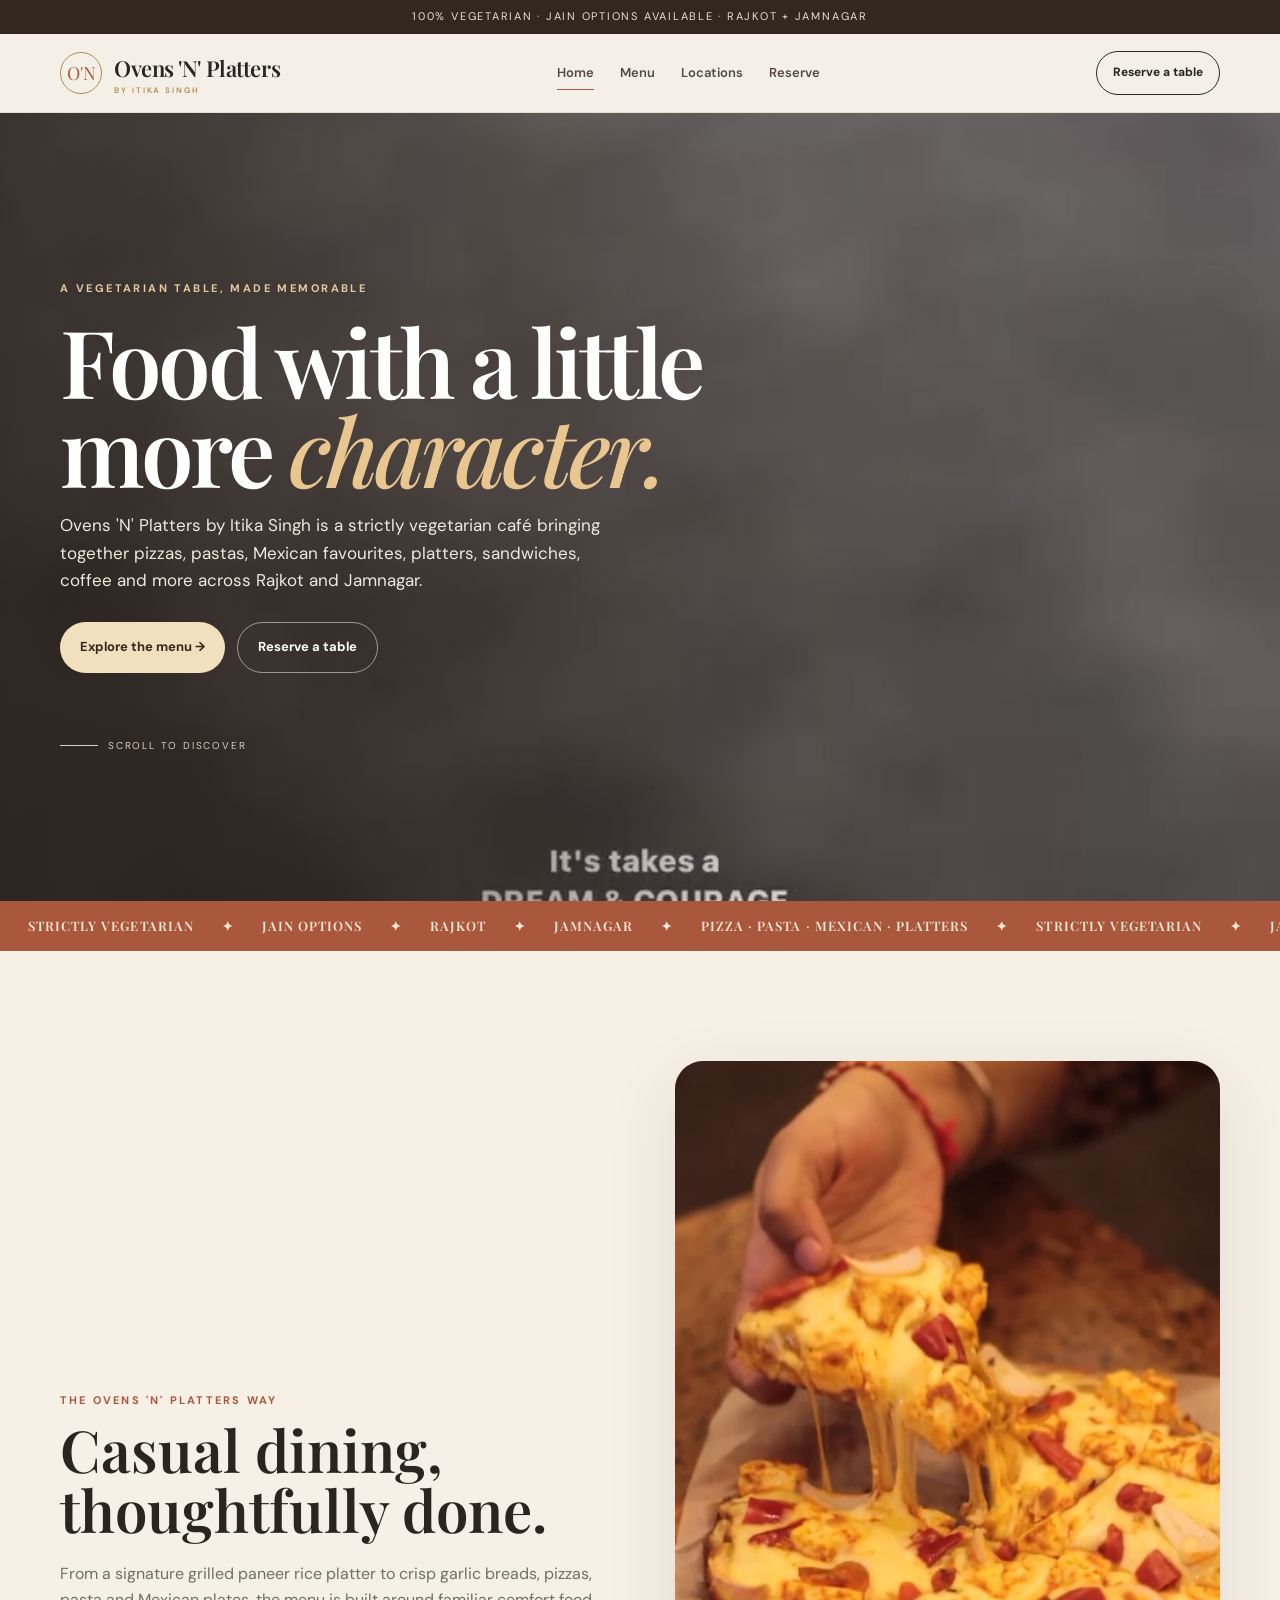
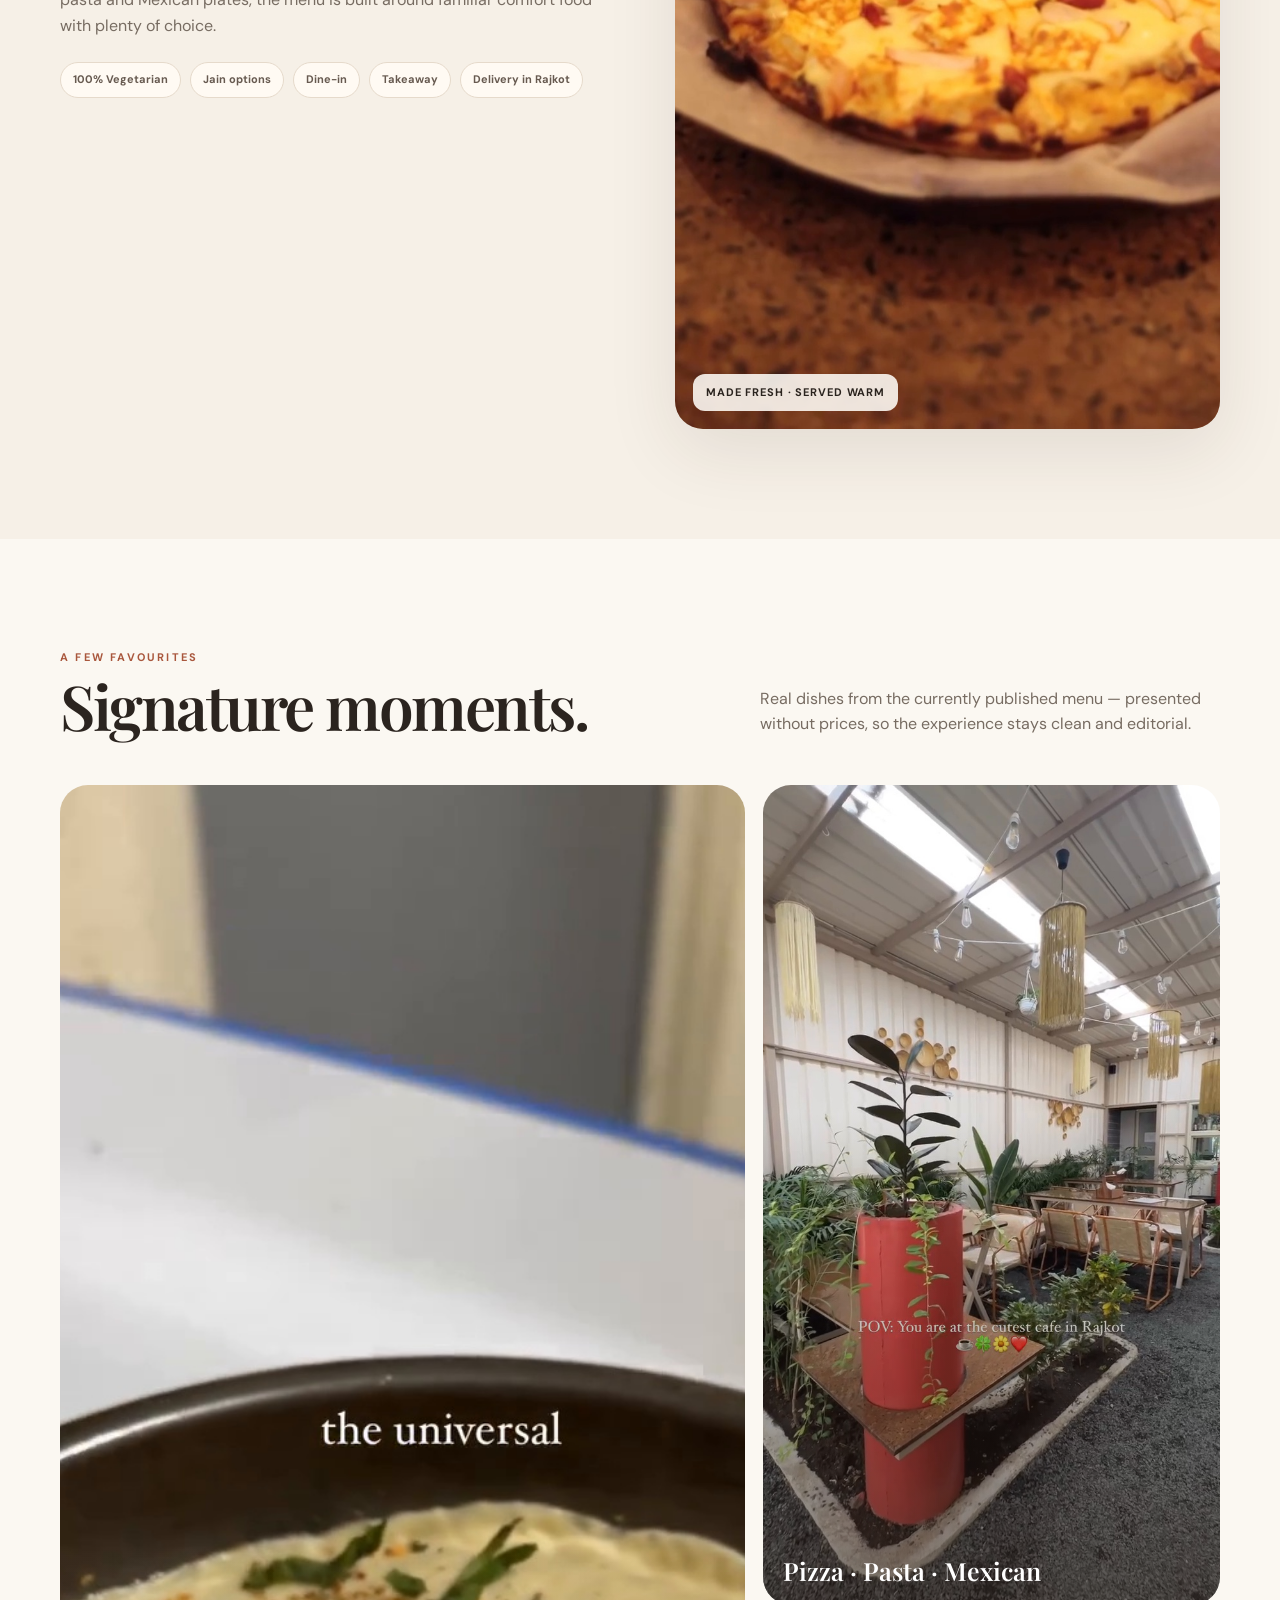
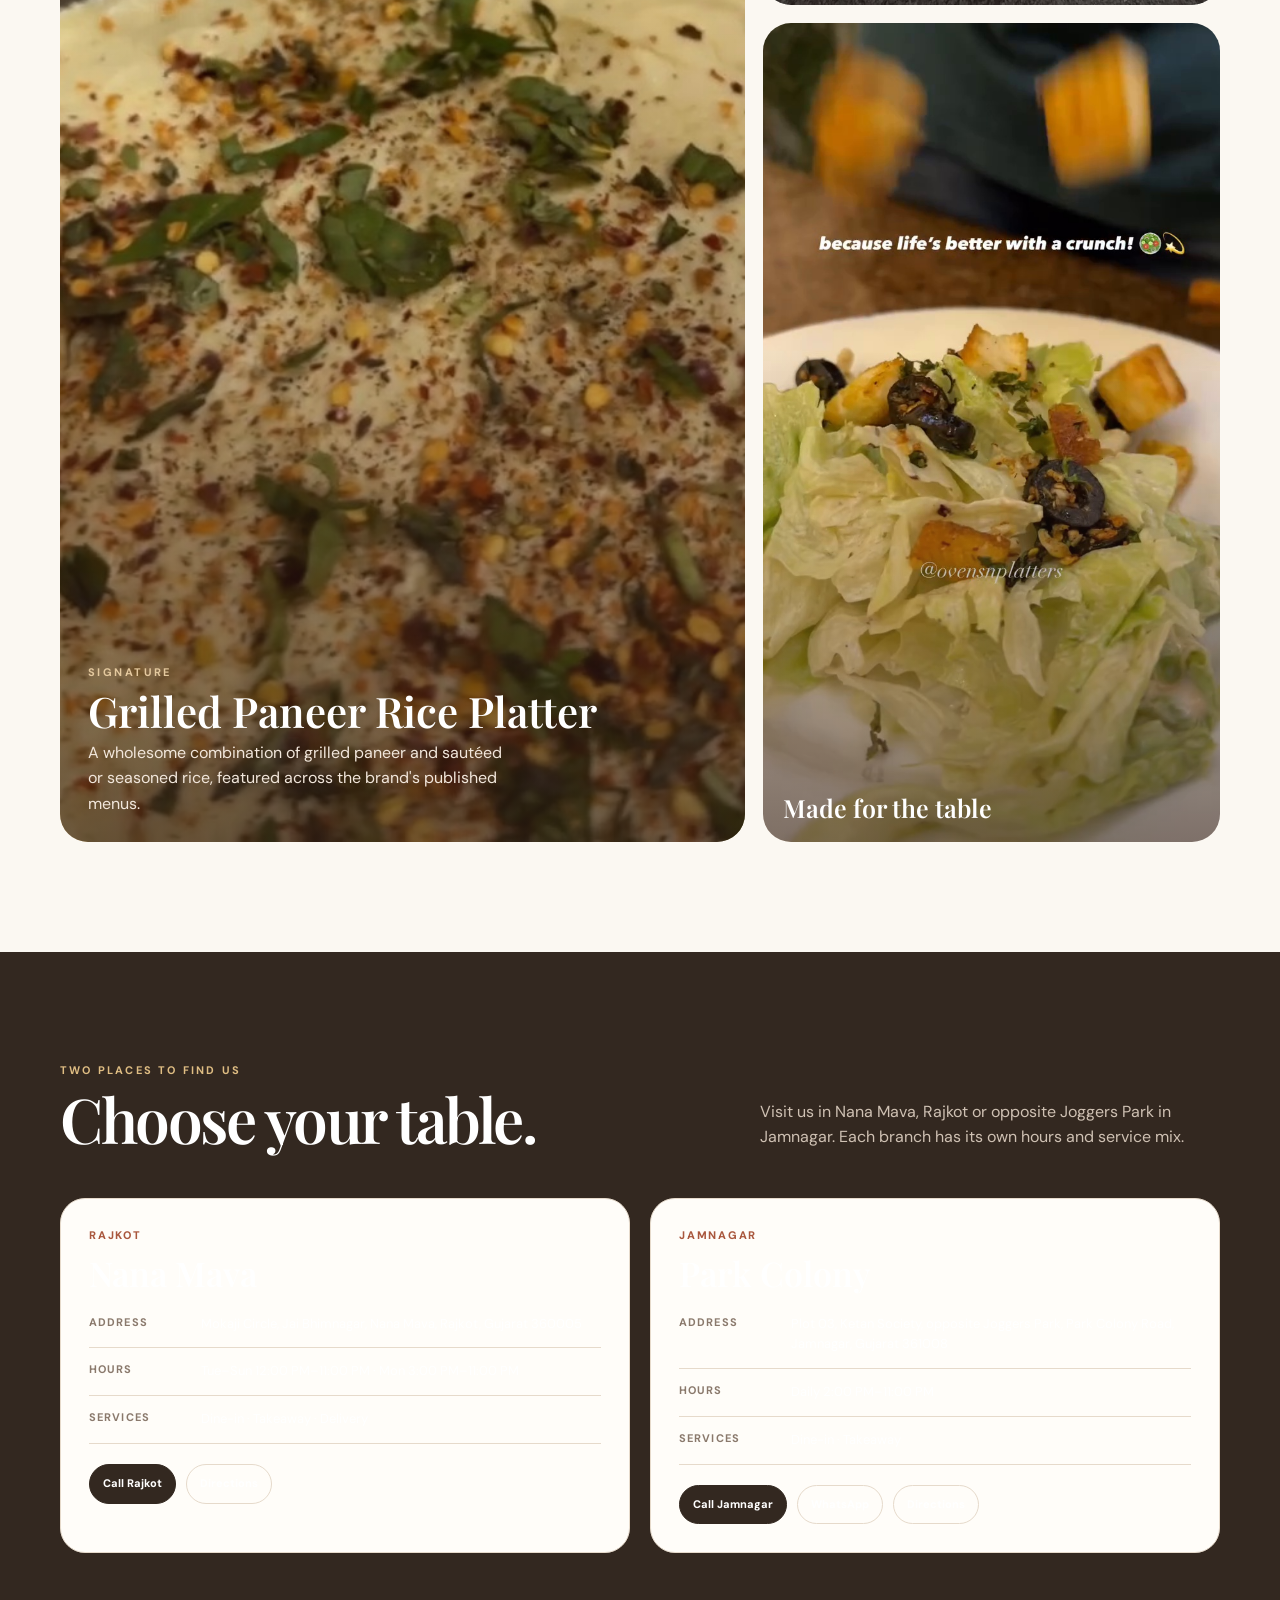
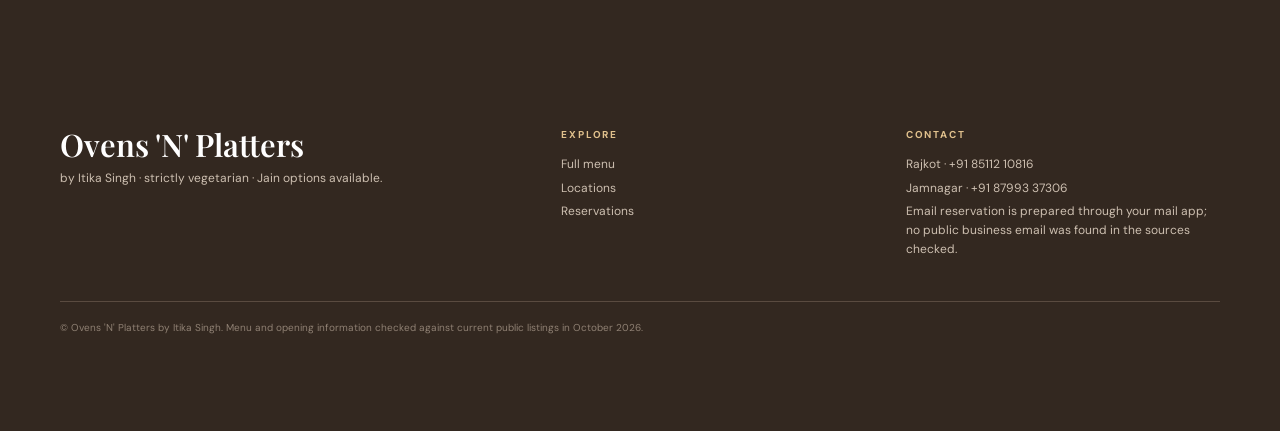
<file: index.html>
<!doctype html><html lang="en"><head><meta charset="utf-8"><meta name="viewport" content="width=device-width,initial-scale=1"><title>Ovens 'N' Platters by Itika Singh | Vegetarian Café</title><meta name="description" content="Ovens 'N' Platters by Itika Singh — strictly vegetarian café in Rajkot and Jamnagar, with Jain options."><link rel="stylesheet" href="css/style.css"></head><body>
<div class="topbar">100% vegetarian · Jain options available · Rajkot + Jamnagar</div>
<header class="nav"><div class="container navin"><a class="brand" href="index.html"><span class="mark">O'N</span><span class="brandname">Ovens 'N' Platters<small>by Itika Singh</small></span></a><nav class="navlinks"><a class="active" href="index.html">Home</a><a href="menu.html">Menu</a><a href="locations.html">Locations</a><a href="reserve.html">Reserve</a></nav><a class="navcta" href="reserve.html">Reserve a table</a><button class="menuBtn">☰</button></div></header>
<main>
<section class="hero"><video autoplay muted loop playsinline poster="assets/v4.jpg"><source src="media/exterior.mp4" type="video/mp4"></video><div class="container heroContent reveal"><div class="eyebrow">A vegetarian table, made memorable</div><h1>Food with a little more <em>character.</em></h1><p>Ovens 'N' Platters by Itika Singh is a strictly vegetarian café bringing together pizzas, pastas, Mexican favourites, platters, sandwiches, coffee and more across Rajkot and Jamnagar.</p><div class="actions"><a class="btn primary" href="menu.html">Explore the menu →</a><a class="btn secondary" href="reserve.html">Reserve a table</a></div><div class="scrollnote">Scroll to discover</div></div></section>
<div class="marquee"><div class="track"><span>STRICTLY VEGETARIAN</span>✦<span>JAIN OPTIONS</span>✦<span>RAJKOT</span>✦<span>JAMNAGAR</span>✦<span>PIZZA · PASTA · MEXICAN · PLATTERS</span>✦<span>STRICTLY VEGETARIAN</span>✦<span>JAIN OPTIONS</span>✦<span>RAJKOT</span>✦<span>JAMNAGAR</span>✦</div></div>
<section class="section"><div class="container introGrid"><div class="introCopy reveal"><div class="kicker">The Ovens 'N' Platters way</div><h2>Casual dining, thoughtfully done.</h2><p>From a signature grilled paneer rice platter to crisp garlic breads, pizzas, pasta and Mexican plates, the menu is built around familiar comfort food with plenty of choice.</p><div class="pillrow"><span class="pill">100% Vegetarian</span><span class="pill">Jain options</span><span class="pill">Dine-in</span><span class="pill">Takeaway</span><span class="pill">Delivery in Rajkot</span></div></div><div class="visualCard reveal"><video autoplay muted loop playsinline poster="assets/v2.jpg"><source src="media/food2.mp4" type="video/mp4"></video><div class="caption">Made fresh · served warm</div></div></div></section>
<section class="section alt"><div class="container"><div class="sectionHead reveal"><div><div class="kicker">A few favourites</div><h2>Signature moments.</h2></div><p>Real dishes from the currently published menu — presented without prices, so the experience stays clean and editorial.</p></div><div class="featured"><div class="feature reveal"><video autoplay muted loop playsinline poster="assets/v3.jpg"><source src="media/food3.mp4" type="video/mp4"></video><div class="featureText"><div class="eyebrow">Signature</div><h3>Grilled Paneer Rice Platter</h3><p>A wholesome combination of grilled paneer and sautéed or seasoned rice, featured across the brand's published menus.</p></div></div><div class="featureSide"><div class="mini reveal"><video autoplay muted loop playsinline poster="assets/v1.jpg"><source src="media/menu.mp4" type="video/mp4"></video><span>Pizza · Pasta · Mexican</span></div><div class="mini reveal"><video autoplay muted loop playsinline poster="assets/v0.jpg"><source src="media/food1.mp4" type="video/mp4"></video><span>Made for the table</span></div></div></div></div></section>
<section class="section dark"><div class="container"><div class="sectionHead reveal"><div><div class="kicker">Two places to find us</div><h2>Choose your table.</h2></div><p>Visit us in Nana Mava, Rajkot or opposite Joggers Park in Jamnagar. Each branch has its own hours and service mix.</p></div><div class="locationGrid"><article class="location reveal"><div class="sub">Rajkot</div><h3>Nana Mava</h3><div class="detail"><strong>Address</strong><span>Mokaji Circle, Jai Bhimnagar, Nana Mava, Rajkot, Gujarat 360005</span></div><div class="detail"><strong>Hours</strong><span>Tue–Sun 12:00 PM–11:00 PM · Mon 3:00 PM–11:00 PM</span></div><div class="detail"><strong>Services</strong><span>Dine-in · Takeaway · Delivery</span></div><div class="locationActions"><a class="smallBtn fill" href="tel:+918511210816">Call Rajkot</a><a class="smallBtn" target="_blank" href="https://wa.me/918511210816?text=Hi%20Ovens%20N%20Platters%2C%20I%27d%20like%20to%20make%20a%20reservation.>WhatsApp</a><a class="smallBtn" target="_blank" href="https://www.google.com/maps/search/?api=1&query=Ovens%20N%20Platters%20Mokaji%20Circle%20Rajkot">Directions</a></div></article><article class="location reveal"><div class="sub">Jamnagar</div><h3>Park Colony</h3><div class="detail"><strong>Address</strong><span>Plot 03, Ketan Society, opposite Joggers Park, Park Colony Road, Jamnagar, Gujarat 361008</span></div><div class="detail"><strong>Hours</strong><span>Daily 2:00 PM–11:00 PM</span></div><div class="detail"><strong>Services</strong><span>Dine-in · Takeaway</span></div><div class="locationActions"><a class="smallBtn fill" href="tel:+918799337306">Call Jamnagar</a><a class="smallBtn" target="_blank" href="https://wa.me/918799337306?text=Hi%20Ovens%20N%20Platters%2C%20I%27d%20like%20to%20make%20a%20reservation.">WhatsApp</a><a class="smallBtn" target="_blank" href="https://www.google.com/maps/search/?api=1&query=Ovens%20N%20Platters%20Park%20Colony%20Jamnagar">Directions</a></div></article></div></div></section>
</main><footer><div class="container footerGrid"><div><div class="footerBrand">Ovens 'N' Platters</div><p>by Itika Singh · strictly vegetarian · Jain options available.</p></div><div><h4>Explore</h4><a href="menu.html">Full menu</a><a href="locations.html">Locations</a><a href="reserve.html">Reservations</a></div><div><h4>Contact</h4><a href="tel:+918511210816">Rajkot · +91 85112 10816</a><a href="tel:+918799337306">Jamnagar · +91 87993 37306</a><p>Email reservation is prepared through your mail app; no public business email was found in the sources checked.</p></div></div><div class="container copyright">© Ovens 'N' Platters by Itika Singh. Menu and opening information checked against current public listings in October 2026.</div></footer><div class="mobileBar"><a href="menu.html">Menu</a><a href="tel:+918511210816">Call Rajkot</a><a href="reserve.html">Reserve</a></div><div class="toast"></div><script src="js/main.js"></script></body></html>
</file>
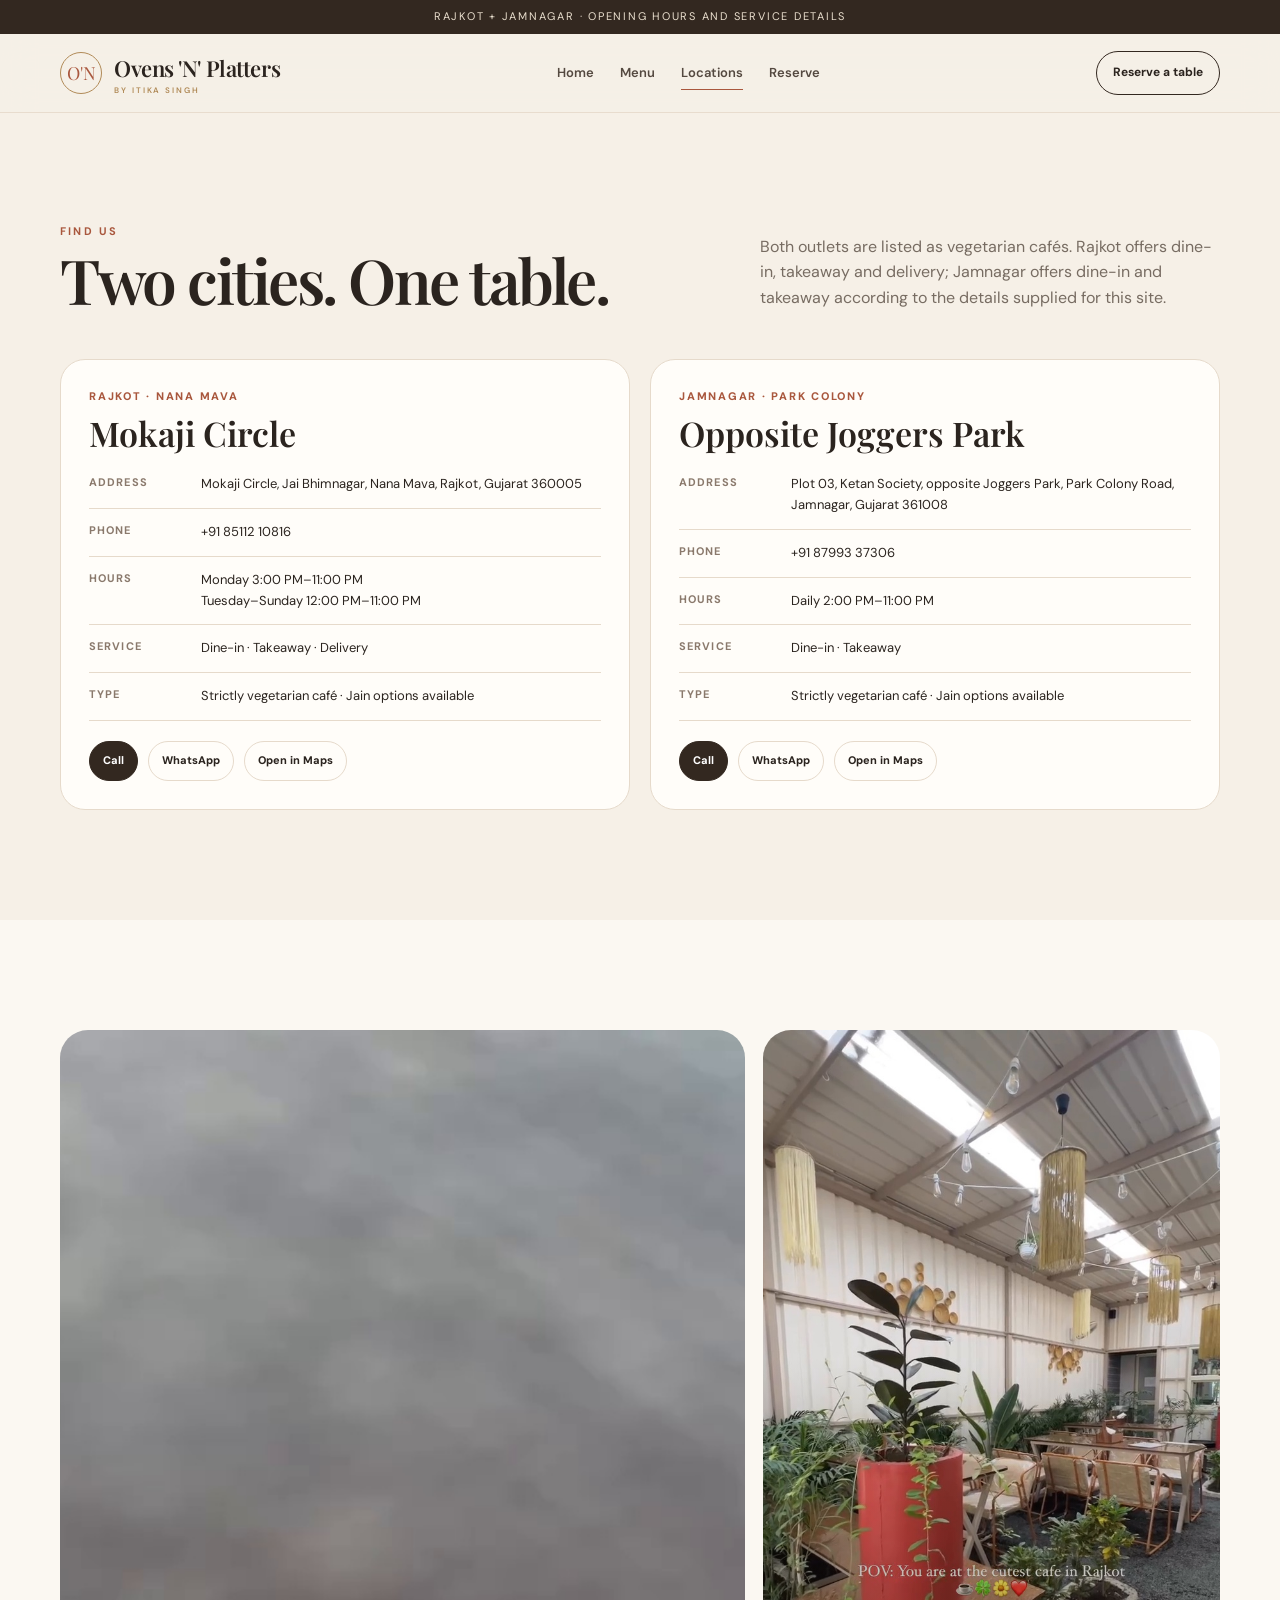
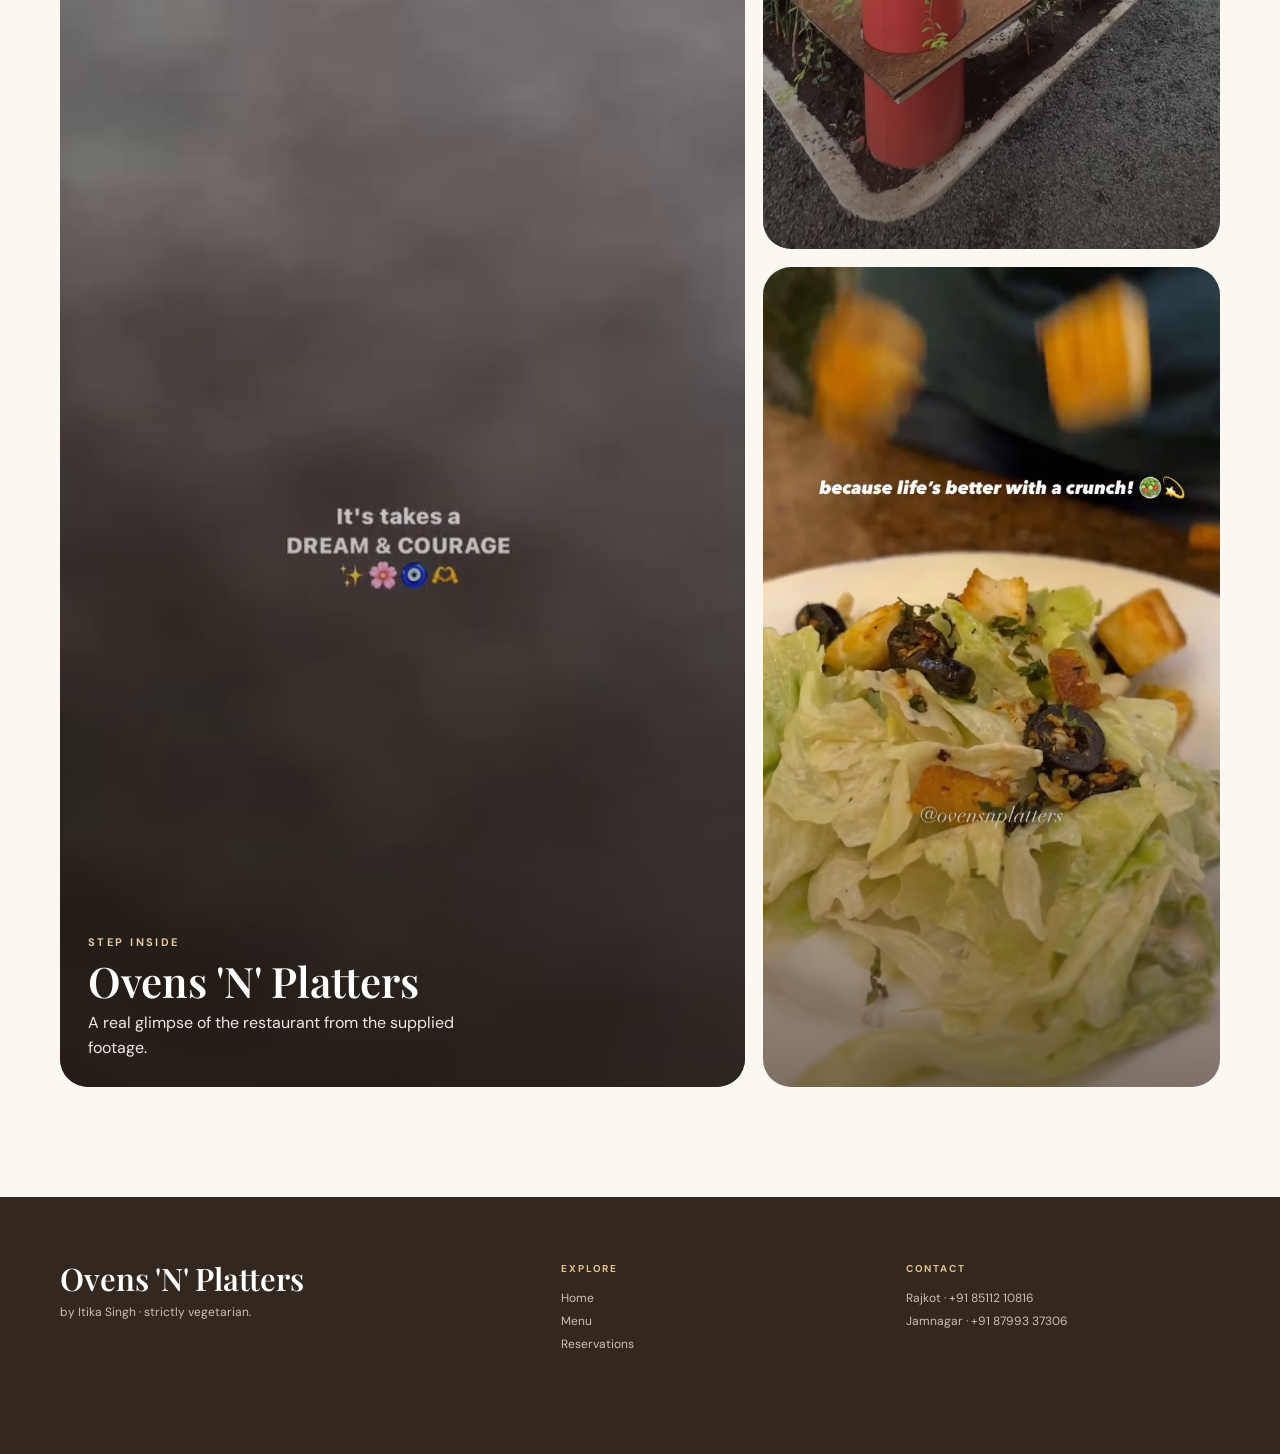
<file: locations.html>
<!doctype html><html lang="en"><head><meta charset="utf-8"><meta name="viewport" content="width=device-width,initial-scale=1"><title>Locations | Ovens 'N' Platters</title><link rel="stylesheet" href="css/style.css"></head><body><div class="topbar">Rajkot + Jamnagar · opening hours and service details</div><header class="nav"><div class="container navin"><a class="brand" href="index.html"><span class="mark">O'N</span><span class="brandname">Ovens 'N' Platters<small>by Itika Singh</small></span></a><nav class="navlinks"><a href="index.html">Home</a><a href="menu.html">Menu</a><a class="active" href="locations.html">Locations</a><a href="reserve.html">Reserve</a></nav><a class="navcta" href="reserve.html">Reserve a table</a><button class="menuBtn">☰</button></div></header><main><section class="section"><div class="container"><div class="sectionHead reveal"><div><div class="kicker">Find us</div><h2>Two cities. One table.</h2></div><p>Both outlets are listed as vegetarian cafés. Rajkot offers dine-in, takeaway and delivery; Jamnagar offers dine-in and takeaway according to the details supplied for this site.</p></div><div class="locationGrid"><article class="location reveal"><div class="sub">Rajkot · Nana Mava</div><h3>Mokaji Circle</h3><div class="detail"><strong>Address</strong><span>Mokaji Circle, Jai Bhimnagar, Nana Mava, Rajkot, Gujarat 360005</span></div><div class="detail"><strong>Phone</strong><span>+91 85112 10816</span></div><div class="detail"><strong>Hours</strong><span>Monday 3:00 PM–11:00 PM<br>Tuesday–Sunday 12:00 PM–11:00 PM</span></div><div class="detail"><strong>Service</strong><span>Dine-in · Takeaway · Delivery</span></div><div class="detail"><strong>Type</strong><span>Strictly vegetarian café · Jain options available</span></div><div class="locationActions"><a class="smallBtn fill" href="tel:+918511210816">Call</a><a class="smallBtn" target="_blank" href="https://wa.me/918511210816?text=Hi%20Ovens%20N%20Platters%2C%20I%27d%20like%20to%20reserve%20a%20table.">WhatsApp</a><a class="smallBtn" target="_blank" href="https://www.google.com/maps/search/?api=1&query=Ovens%20N%20Platters%20Mokaji%20Circle%20Rajkot">Open in Maps</a></div></article><article class="location reveal"><div class="sub">Jamnagar · Park Colony</div><h3>Opposite Joggers Park</h3><div class="detail"><strong>Address</strong><span>Plot 03, Ketan Society, opposite Joggers Park, Park Colony Road, Jamnagar, Gujarat 361008</span></div><div class="detail"><strong>Phone</strong><span>+91 87993 37306</span></div><div class="detail"><strong>Hours</strong><span>Daily 2:00 PM–11:00 PM</span></div><div class="detail"><strong>Service</strong><span>Dine-in · Takeaway</span></div><div class="detail"><strong>Type</strong><span>Strictly vegetarian café · Jain options available</span></div><div class="locationActions"><a class="smallBtn fill" href="tel:+918799337306">Call</a><a class="smallBtn" target="_blank" href="https://wa.me/918799337306?text=Hi%20Ovens%20N%20Platters%2C%20I%27d%20like%20to%20reserve%20a%20table.">WhatsApp</a><a class="smallBtn" target="_blank" href="https://www.google.com/maps/search/?api=1&query=Ovens%20N%20Platters%20Park%20Colony%20Jamnagar">Open in Maps</a></div></article></div></div></section><section class="section alt"><div class="container featured"><div class="feature reveal"><video autoplay muted loop playsinline poster="assets/v4.jpg"><source src="media/exterior.mp4" type="video/mp4"></video><div class="featureText"><div class="eyebrow">Step inside</div><h3>Ovens 'N' Platters</h3><p>A real glimpse of the restaurant from the supplied footage.</p></div></div><div class="featureSide"><div class="mini reveal"><img src="assets/v1.jpg" alt="Ovens N Platters menu board"></div><div class="mini reveal"><img src="assets/v0.jpg" alt="Ovens N Platters food preparation"></div></div></div></section></main><footer><div class="container footerGrid"><div><div class="footerBrand">Ovens 'N' Platters</div><p>by Itika Singh · strictly vegetarian.</p></div><div><h4>Explore</h4><a href="index.html">Home</a><a href="menu.html">Menu</a><a href="reserve.html">Reservations</a></div><div><h4>Contact</h4><a href="tel:+918511210816">Rajkot · +91 85112 10816</a><a href="tel:+918799337306">Jamnagar · +91 87993 37306</a></div></div></footer><div class="mobileBar"><a href="menu.html">Menu</a><a href="tel:+918511210816">Call Rajkot</a><a href="reserve.html">Reserve</a></div><script src="js/main.js"></script></body></html>
</file>
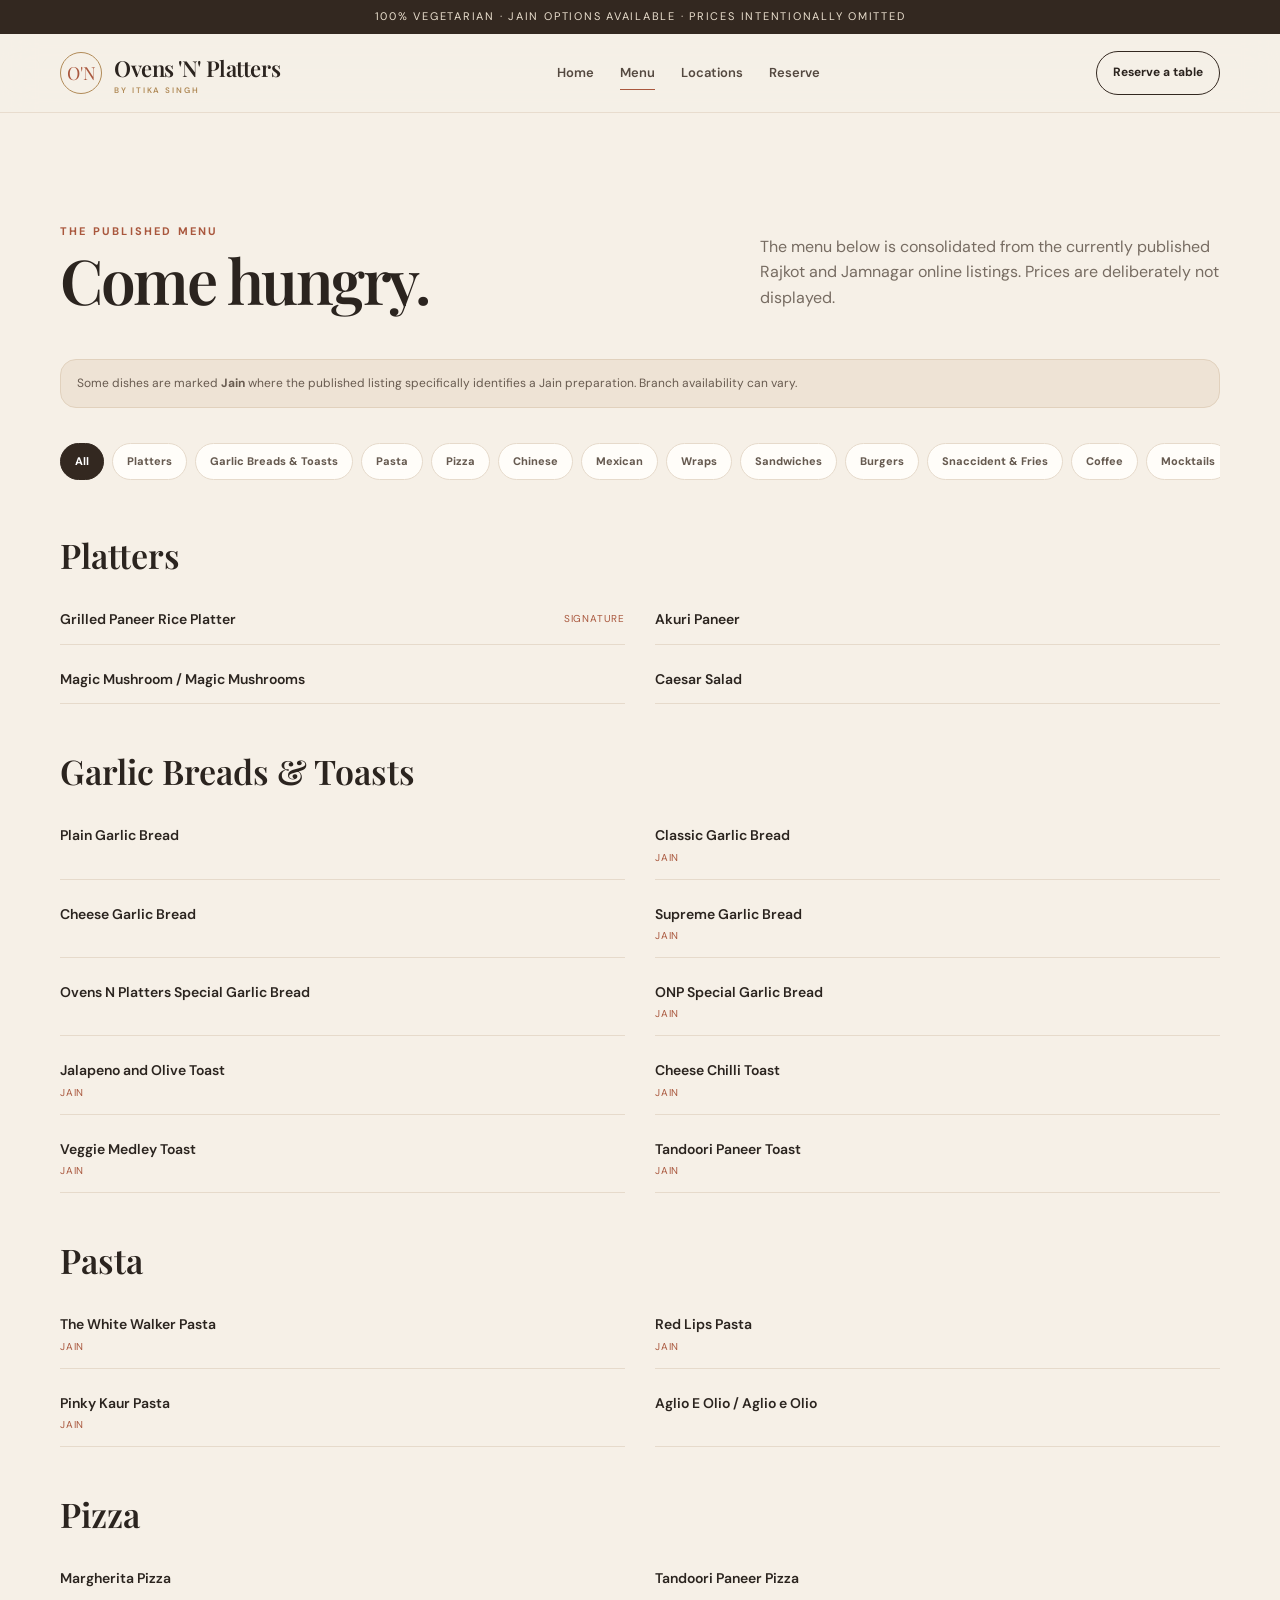
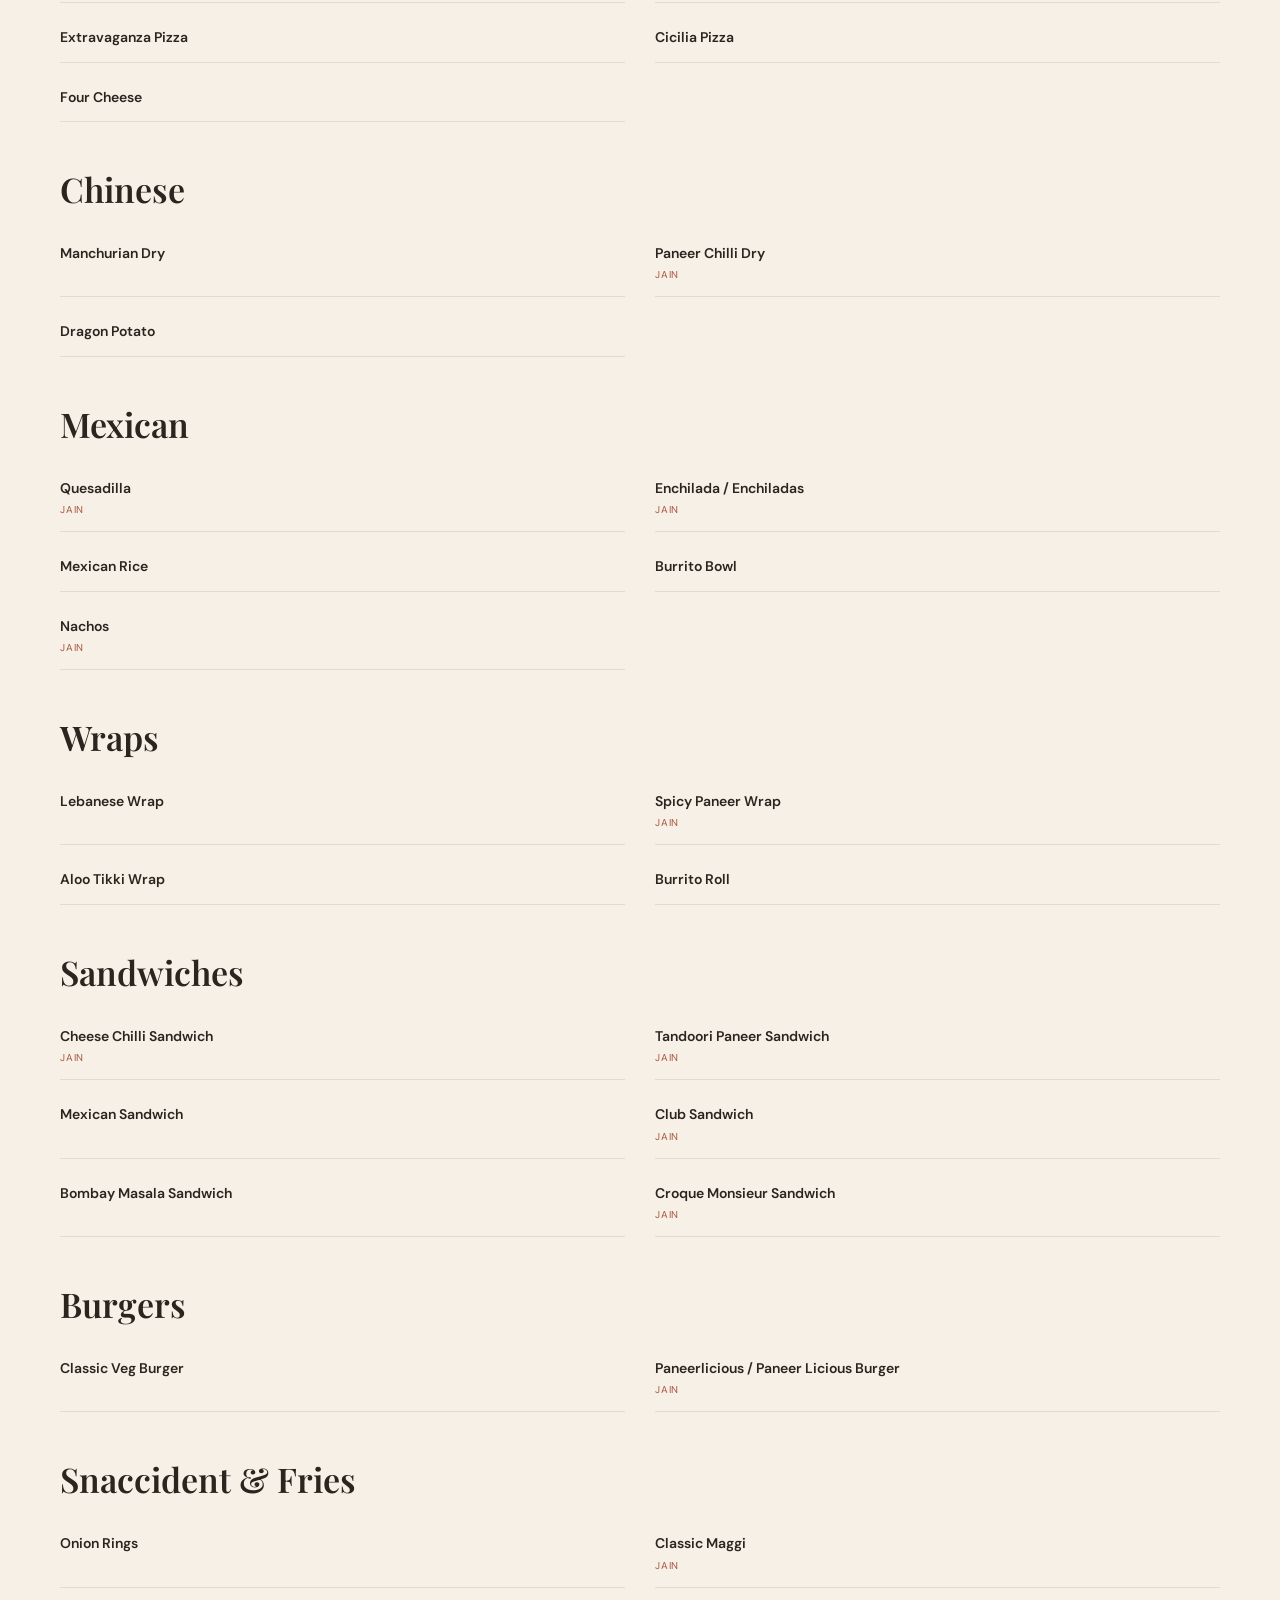
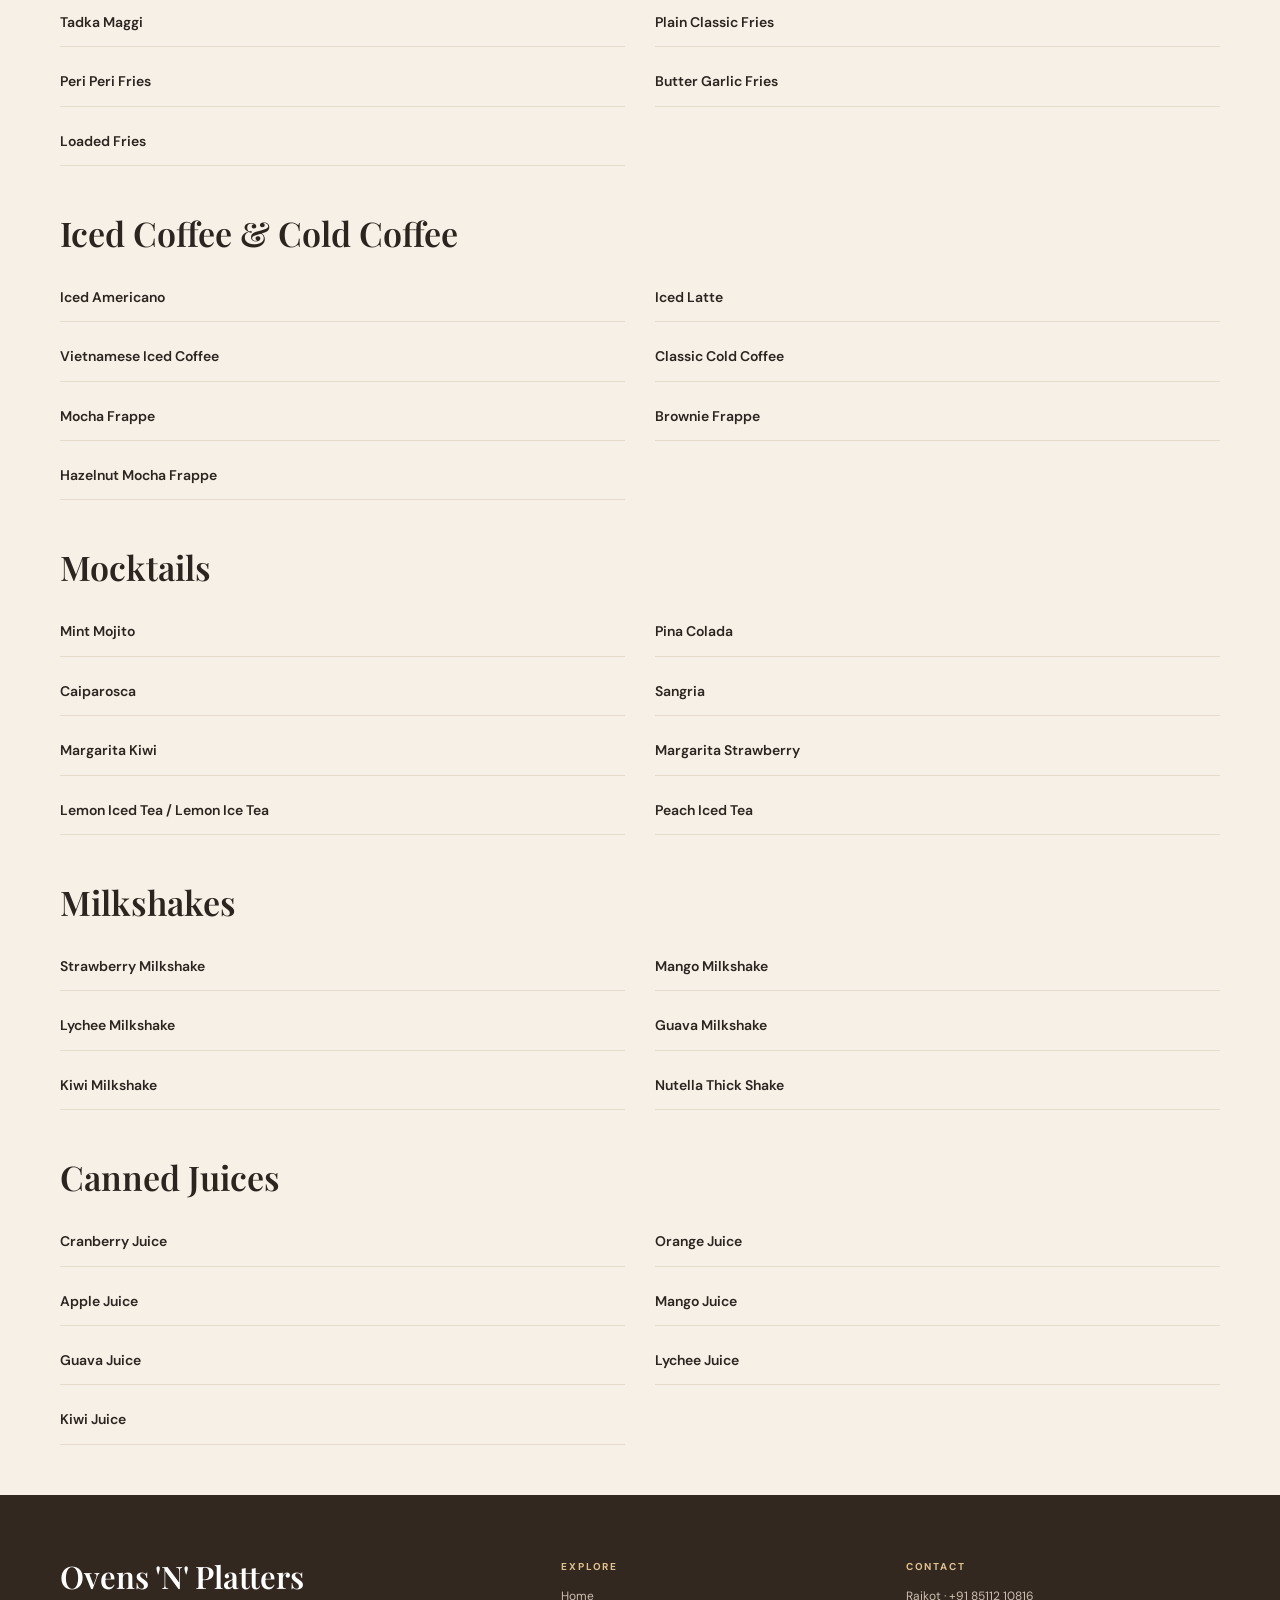
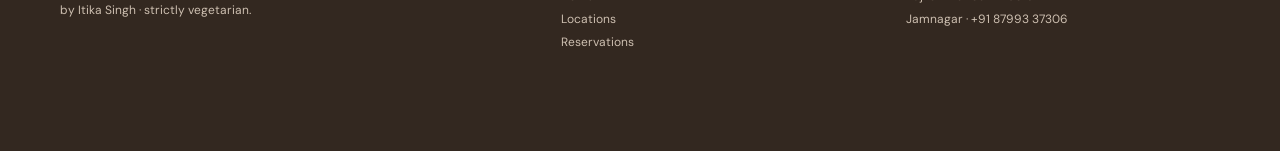
<file: menu.html>
<!doctype html><html lang="en"><head><meta charset="utf-8"><meta name="viewport" content="width=device-width,initial-scale=1"><title>Menu | Ovens 'N' Platters by Itika Singh</title><link rel="stylesheet" href="css/style.css"></head><body><div class="topbar">100% vegetarian · Jain options available · prices intentionally omitted</div><header class="nav"><div class="container navin"><a class="brand" href="index.html"><span class="mark">O'N</span><span class="brandname">Ovens 'N' Platters<small>by Itika Singh</small></span></a><nav class="navlinks"><a href="index.html">Home</a><a class="active" href="menu.html">Menu</a><a href="locations.html">Locations</a><a href="reserve.html">Reserve</a></nav><a class="navcta" href="reserve.html">Reserve a table</a><button class="menuBtn">☰</button></div></header>
<main><section class="section" style="padding-bottom:50px"><div class="container"><div class="sectionHead reveal"><div><div class="kicker">The published menu</div><h2>Come hungry.</h2></div><p>The menu below is consolidated from the currently published Rajkot and Jamnagar online listings. Prices are deliberately not displayed.</p></div><div class="menuNotice">Some dishes are marked <b>Jain</b> where the published listing specifically identifies a Jain preparation. Branch availability can vary.</div><div class="menuFilters"><button class="filter active" data-filter="all">All</button><button class="filter" data-filter="platters">Platters</button><button class="filter" data-filter="bread">Garlic Breads & Toasts</button><button class="filter" data-filter="pasta">Pasta</button><button class="filter" data-filter="pizza">Pizza</button><button class="filter" data-filter="chinese">Chinese</button><button class="filter" data-filter="mexican">Mexican</button><button class="filter" data-filter="wraps">Wraps</button><button class="filter" data-filter="sandwich">Sandwiches</button><button class="filter" data-filter="burger">Burgers</button><button class="filter" data-filter="snack">Snaccident & Fries</button><button class="filter" data-filter="coffee">Coffee</button><button class="filter" data-filter="mocktail">Mocktails</button><button class="filter" data-filter="shake">Milkshakes</button><button class="filter" data-filter="juice">Canned Juices</button></div>
<div class="menuSection reveal" data-cat="platters"><h3>Platters</h3><div class="menuList"><div class="menuItem"><div><span class="name">Grilled Paneer Rice Platter</span></div><span class="note">Signature</span></div><div class="menuItem"><div><span class="name">Akuri Paneer</span></div></div><div class="menuItem"><div><span class="name">Magic Mushroom / Magic Mushrooms</span></div></div><div class="menuItem"><div><span class="name">Caesar Salad</span></div></div></div></div>
<div class="menuSection reveal" data-cat="bread"><h3>Garlic Breads & Toasts</h3><div class="menuList"><div class="menuItem"><div><span class="name">Plain Garlic Bread</span></div></div><div class="menuItem"><div><span class="name">Classic Garlic Bread</span><span class="note">Jain</span></div></div><div class="menuItem"><div><span class="name">Cheese Garlic Bread</span></div></div><div class="menuItem"><div><span class="name">Supreme Garlic Bread</span><span class="note">Jain</span></div></div><div class="menuItem"><div><span class="name">Ovens N Platters Special Garlic Bread</span></div></div><div class="menuItem"><div><span class="name">ONP Special Garlic Bread</span><span class="note">Jain</span></div></div><div class="menuItem"><div><span class="name">Jalapeno and Olive Toast</span><span class="note">Jain</span></div></div><div class="menuItem"><div><span class="name">Cheese Chilli Toast</span><span class="note">Jain</span></div></div><div class="menuItem"><div><span class="name">Veggie Medley Toast</span><span class="note">Jain</span></div></div><div class="menuItem"><div><span class="name">Tandoori Paneer Toast</span><span class="note">Jain</span></div></div></div></div>
<div class="menuSection reveal" data-cat="pasta"><h3>Pasta</h3><div class="menuList"><div class="menuItem"><div><span class="name">The White Walker Pasta</span><span class="note">Jain</span></div></div><div class="menuItem"><div><span class="name">Red Lips Pasta</span><span class="note">Jain</span></div></div><div class="menuItem"><div><span class="name">Pinky Kaur Pasta</span><span class="note">Jain</span></div></div><div class="menuItem"><div><span class="name">Aglio E Olio / Aglio e Olio</span></div></div></div></div>
<div class="menuSection reveal" data-cat="pizza"><h3>Pizza</h3><div class="menuList"><div class="menuItem"><div><span class="name">Margherita Pizza</span></div></div><div class="menuItem"><div><span class="name">Tandoori Paneer Pizza</span></div></div><div class="menuItem"><div><span class="name">Extravaganza Pizza</span></div></div><div class="menuItem"><div><span class="name">Cicilia Pizza</span></div></div><div class="menuItem"><div><span class="name">Four Cheese</span></div></div></div></div>
<div class="menuSection reveal" data-cat="chinese"><h3>Chinese</h3><div class="menuList"><div class="menuItem"><div><span class="name">Manchurian Dry</span></div></div><div class="menuItem"><div><span class="name">Paneer Chilli Dry</span><span class="note">Jain</span></div></div><div class="menuItem"><div><span class="name">Dragon Potato</span></div></div></div></div>
<div class="menuSection reveal" data-cat="mexican"><h3>Mexican</h3><div class="menuList"><div class="menuItem"><div><span class="name">Quesadilla</span><span class="note">Jain</span></div></div><div class="menuItem"><div><span class="name">Enchilada / Enchiladas</span><span class="note">Jain</span></div></div><div class="menuItem"><div><span class="name">Mexican Rice</span></div></div><div class="menuItem"><div><span class="name">Burrito Bowl</span></div></div><div class="menuItem"><div><span class="name">Nachos</span><span class="note">Jain</span></div></div></div></div>
<div class="menuSection reveal" data-cat="wraps"><h3>Wraps</h3><div class="menuList"><div class="menuItem"><div><span class="name">Lebanese Wrap</span></div></div><div class="menuItem"><div><span class="name">Spicy Paneer Wrap</span><span class="note">Jain</span></div></div><div class="menuItem"><div><span class="name">Aloo Tikki Wrap</span></div></div><div class="menuItem"><div><span class="name">Burrito Roll</span></div></div></div></div>
<div class="menuSection reveal" data-cat="sandwich"><h3>Sandwiches</h3><div class="menuList"><div class="menuItem"><div><span class="name">Cheese Chilli Sandwich</span><span class="note">Jain</span></div></div><div class="menuItem"><div><span class="name">Tandoori Paneer Sandwich</span><span class="note">Jain</span></div></div><div class="menuItem"><div><span class="name">Mexican Sandwich</span></div></div><div class="menuItem"><div><span class="name">Club Sandwich</span><span class="note">Jain</span></div></div><div class="menuItem"><div><span class="name">Bombay Masala Sandwich</span></div></div><div class="menuItem"><div><span class="name">Croque Monsieur Sandwich</span><span class="note">Jain</span></div></div></div></div>
<div class="menuSection reveal" data-cat="burger"><h3>Burgers</h3><div class="menuList"><div class="menuItem"><div><span class="name">Classic Veg Burger</span></div></div><div class="menuItem"><div><span class="name">Paneerlicious / Paneer Licious Burger</span><span class="note">Jain</span></div></div></div></div>
<div class="menuSection reveal" data-cat="snack"><h3>Snaccident & Fries</h3><div class="menuList"><div class="menuItem"><div><span class="name">Onion Rings</span></div></div><div class="menuItem"><div><span class="name">Classic Maggi</span><span class="note">Jain</span></div></div><div class="menuItem"><div><span class="name">Tadka Maggi</span></div></div><div class="menuItem"><div><span class="name">Plain Classic Fries</span></div></div><div class="menuItem"><div><span class="name">Peri Peri Fries</span></div></div><div class="menuItem"><div><span class="name">Butter Garlic Fries</span></div></div><div class="menuItem"><div><span class="name">Loaded Fries</span></div></div></div></div>
<div class="menuSection reveal" data-cat="coffee"><h3>Iced Coffee & Cold Coffee</h3><div class="menuList"><div class="menuItem"><div><span class="name">Iced Americano</span></div></div><div class="menuItem"><div><span class="name">Iced Latte</span></div></div><div class="menuItem"><div><span class="name">Vietnamese Iced Coffee</span></div></div><div class="menuItem"><div><span class="name">Classic Cold Coffee</span></div></div><div class="menuItem"><div><span class="name">Mocha Frappe</span></div></div><div class="menuItem"><div><span class="name">Brownie Frappe</span></div></div><div class="menuItem"><div><span class="name">Hazelnut Mocha Frappe</span></div></div></div></div>
<div class="menuSection reveal" data-cat="mocktail"><h3>Mocktails</h3><div class="menuList"><div class="menuItem"><div><span class="name">Mint Mojito</span></div></div><div class="menuItem"><div><span class="name">Pina Colada</span></div></div><div class="menuItem"><div><span class="name">Caiparosca</span></div></div><div class="menuItem"><div><span class="name">Sangria</span></div></div><div class="menuItem"><div><span class="name">Margarita Kiwi</span></div></div><div class="menuItem"><div><span class="name">Margarita Strawberry</span></div></div><div class="menuItem"><div><span class="name">Lemon Iced Tea / Lemon Ice Tea</span></div></div><div class="menuItem"><div><span class="name">Peach Iced Tea</span></div></div></div></div>
<div class="menuSection reveal" data-cat="shake"><h3>Milkshakes</h3><div class="menuList"><div class="menuItem"><div><span class="name">Strawberry Milkshake</span></div></div><div class="menuItem"><div><span class="name">Mango Milkshake</span></div></div><div class="menuItem"><div><span class="name">Lychee Milkshake</span></div></div><div class="menuItem"><div><span class="name">Guava Milkshake</span></div></div><div class="menuItem"><div><span class="name">Kiwi Milkshake</span></div></div><div class="menuItem"><div><span class="name">Nutella Thick Shake</span></div></div></div></div>
<div class="menuSection reveal" data-cat="juice"><h3>Canned Juices</h3><div class="menuList"><div class="menuItem"><div><span class="name">Cranberry Juice</span></div></div><div class="menuItem"><div><span class="name">Orange Juice</span></div></div><div class="menuItem"><div><span class="name">Apple Juice</span></div></div><div class="menuItem"><div><span class="name">Mango Juice</span></div></div><div class="menuItem"><div><span class="name">Guava Juice</span></div></div><div class="menuItem"><div><span class="name">Lychee Juice</span></div></div><div class="menuItem"><div><span class="name">Kiwi Juice</span></div></div></div></div>
</div></section></main><footer><div class="container footerGrid"><div><div class="footerBrand">Ovens 'N' Platters</div><p>by Itika Singh · strictly vegetarian.</p></div><div><h4>Explore</h4><a href="index.html">Home</a><a href="locations.html">Locations</a><a href="reserve.html">Reservations</a></div><div><h4>Contact</h4><a href="tel:+918511210816">Rajkot · +91 85112 10816</a><a href="tel:+918799337306">Jamnagar · +91 87993 37306</a></div></div></footer><div class="mobileBar"><a href="menu.html">Menu</a><a href="tel:+918511210816">Call Rajkot</a><a href="reserve.html">Reserve</a></div><script src="js/main.js"></script></body></html>
</file>
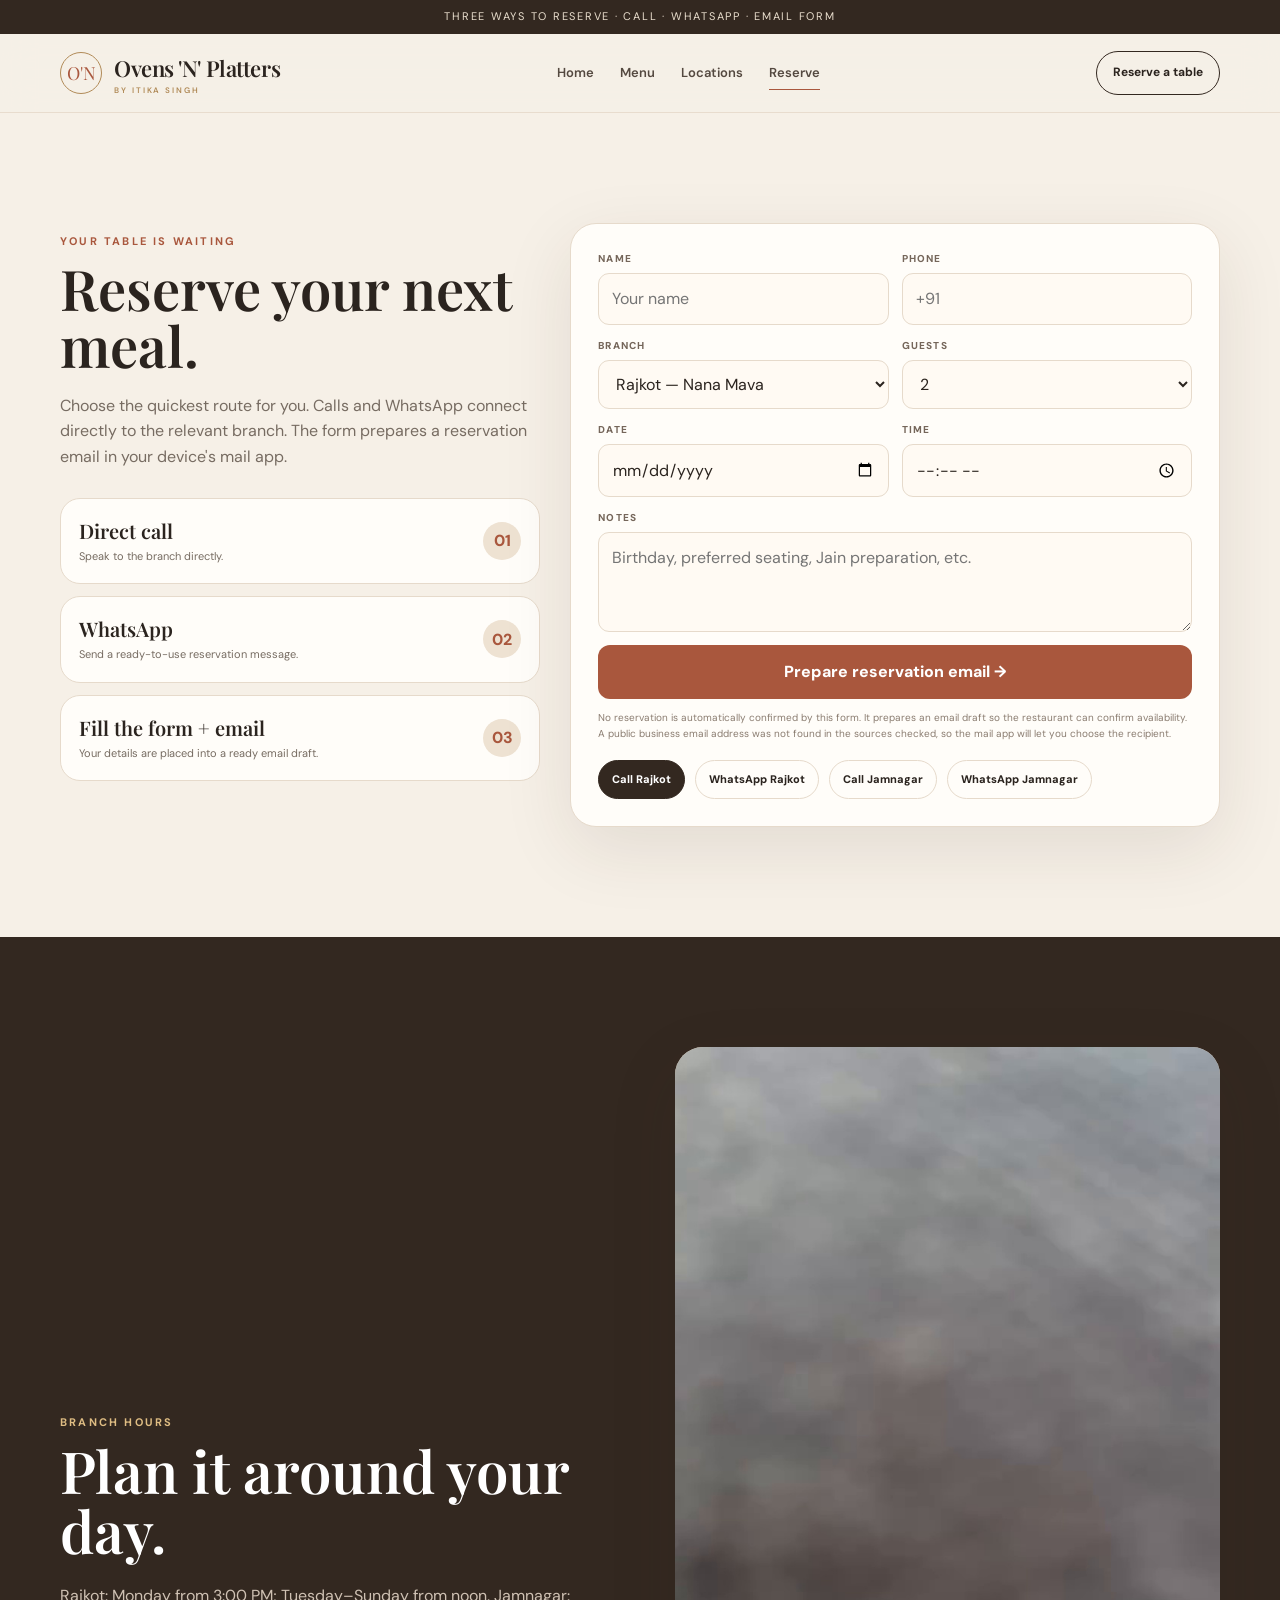
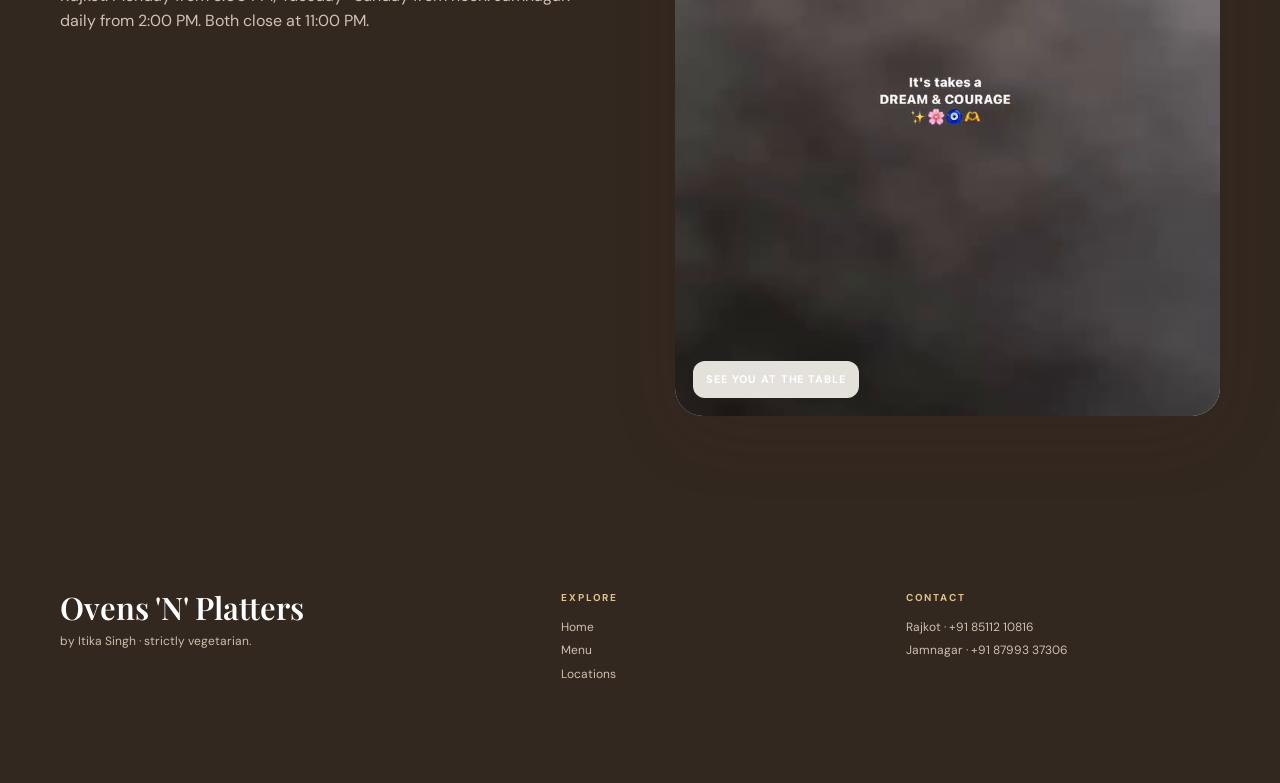
<file: reserve.html>
<!doctype html><html lang="en"><head><meta charset="utf-8"><meta name="viewport" content="width=device-width,initial-scale=1"><title>Reserve a Table | Ovens 'N' Platters</title><link rel="stylesheet" href="css/style.css"></head><body><div class="topbar">Three ways to reserve · call · WhatsApp · email form</div><header class="nav"><div class="container navin"><a class="brand" href="index.html"><span class="mark">O'N</span><span class="brandname">Ovens 'N' Platters<small>by Itika Singh</small></span></a><nav class="navlinks"><a href="index.html">Home</a><a href="menu.html">Menu</a><a href="locations.html">Locations</a><a class="active" href="reserve.html">Reserve</a></nav><a class="navcta" href="reserve.html">Reserve a table</a><button class="menuBtn">☰</button></div></header><main><section class="section"><div class="container reserveGrid"><div class="reserveIntro reveal"><div class="kicker">Your table is waiting</div><h2>Reserve your next meal.</h2><p>Choose the quickest route for you. Calls and WhatsApp connect directly to the relevant branch. The form prepares a reservation email in your device's mail app.</p><div class="reserveCards"><div class="reserveOption"><div><h3>Direct call</h3><p>Speak to the branch directly.</p></div><div class="reserveIcon">01</div></div><div class="reserveOption"><div><h3>WhatsApp</h3><p>Send a ready-to-use reservation message.</p></div><div class="reserveIcon">02</div></div><div class="reserveOption"><div><h3>Fill the form + email</h3><p>Your details are placed into a ready email draft.</p></div><div class="reserveIcon">03</div></div></div></div><div class="formCard reveal"><form id="reserveForm"><div class="formGrid"><div class="field"><label>Name</label><input name="name" required placeholder="Your name"></div><div class="field"><label>Phone</label><input name="phone" required placeholder="+91"></div><div class="field"><label>Branch</label><select name="branch" required><option value="Rajkot — Nana Mava">Rajkot — Nana Mava</option><option value="Jamnagar — Park Colony">Jamnagar — Park Colony</option></select></div><div class="field"><label>Guests</label><select name="guests"><option>2</option><option>3</option><option>4</option><option>5</option><option>6+</option></select></div><div class="field"><label>Date</label><input name="date" type="date" required></div><div class="field"><label>Time</label><input name="time" type="time" required></div><div class="field full"><label>Notes</label><textarea name="notes" placeholder="Birthday, preferred seating, Jain preparation, etc."></textarea></div><button class="formSubmit" type="submit">Prepare reservation email →</button></div><div class="privacy">No reservation is automatically confirmed by this form. It prepares an email draft so the restaurant can confirm availability. A public business email address was not found in the sources checked, so the mail app will let you choose the recipient.</div></form><div class="locationActions" style="margin-top:18px"><a class="smallBtn fill" href="tel:+918511210816">Call Rajkot</a><a class="smallBtn" target="_blank" href="https://wa.me/918511210816?text=Hi%20Ovens%20N%20Platters%2C%20I%27d%20like%20to%20reserve%20a%20table%20in%20Rajkot.">WhatsApp Rajkot</a><a class="smallBtn" href="tel:+918799337306">Call Jamnagar</a><a class="smallBtn" target="_blank" href="https://wa.me/918799337306?text=Hi%20Ovens%20N%20Platters%2C%20I%27d%20like%20to%20reserve%20a%20table%20in%20Jamnagar.">WhatsApp Jamnagar</a></div></div></div></section><section class="section dark"><div class="container introGrid"><div class="introCopy reveal"><div class="kicker">Branch hours</div><h2>Plan it around your day.</h2><p style="color:#cfc1b3">Rajkot: Monday from 3:00 PM; Tuesday–Sunday from noon. Jamnagar: daily from 2:00 PM. Both close at 11:00 PM.</p></div><div class="visualCard reveal"><video autoplay muted loop playsinline poster="assets/v4.jpg"><source src="media/exterior.mp4" type="video/mp4"></video><div class="caption">See you at the table</div></div></div></section></main><footer><div class="container footerGrid"><div><div class="footerBrand">Ovens 'N' Platters</div><p>by Itika Singh · strictly vegetarian.</p></div><div><h4>Explore</h4><a href="index.html">Home</a><a href="menu.html">Menu</a><a href="locations.html">Locations</a></div><div><h4>Contact</h4><a href="tel:+918511210816">Rajkot · +91 85112 10816</a><a href="tel:+918799337306">Jamnagar · +91 87993 37306</a></div></div></footer><div class="mobileBar"><a href="menu.html">Menu</a><a href="tel:+918511210816">Call Rajkot</a><a href="reserve.html">Reserve</a></div><div class="toast"></div><script src="js/main.js"></script></body></html>
</file>
<file: css/style.css>
@import url('https://fonts.googleapis.com/css2?family=DM+Sans:wght@400;500;600;700&family=Playfair+Display:wght@500;600;700&display=swap');
:root{--cream:#f6f0e7;--ivory:#fbf8f2;--paper:#fffdf9;--ink:#2b241f;--espresso:#332820;--terracotta:#a9573d;--gold:#b08a57;--sage:#7b8061;--line:#e6dacb;--muted:#776c62;--shadow:0 22px 70px rgba(63,42,28,.10)}
*{box-sizing:border-box}html{scroll-behavior:smooth}body{margin:0;background:var(--cream);color:var(--ink);font-family:'DM Sans',sans-serif;line-height:1.6}a{text-decoration:none;color:inherit}button,input,select,textarea{font:inherit}.serif{font-family:'Playfair Display',serif}.container{width:min(1160px,calc(100% - 36px));margin:auto}.topbar{height:34px;background:var(--espresso);color:#eadfce;display:flex;align-items:center;justify-content:center;font-size:11px;letter-spacing:.16em;text-transform:uppercase}.nav{position:sticky;top:0;z-index:30;background:rgba(246,240,231,.9);backdrop-filter:blur(16px);border-bottom:1px solid rgba(230,218,203,.9)}.navin{height:78px;display:flex;align-items:center;justify-content:space-between}.brand{display:flex;align-items:center;gap:12px}.mark{width:42px;height:42px;border:1px solid var(--gold);border-radius:50%;display:grid;place-items:center;font-family:'Playfair Display',serif;font-size:18px;color:var(--terracotta)}.brandname{font-family:'Playfair Display',serif;font-weight:600;font-size:22px;letter-spacing:-.02em}.brandname small{display:block;font:600 8px 'DM Sans';letter-spacing:.24em;text-transform:uppercase;color:var(--gold);margin-top:-2px}.navlinks{display:flex;gap:26px;font-size:13px;font-weight:600;color:#544940}.navlinks a{position:relative}.navlinks a:after{content:'';position:absolute;left:0;right:100%;bottom:-7px;height:1px;background:var(--terracotta);transition:.35s}.navlinks a:hover:after,.navlinks a.active:after{right:0}.navcta{padding:11px 16px;border:1px solid var(--espresso);border-radius:999px;font-size:12px;font-weight:700}.menuBtn{display:none;border:0;background:none;font-size:25px}.hero{min-height:calc(100vh - 112px);display:grid;align-items:end;position:relative;overflow:hidden;background:var(--espresso)}.hero video{position:absolute;inset:0;width:100%;height:100%;object-fit:cover;filter:saturate(.8)}.hero:after{content:'';position:absolute;inset:0;background:linear-gradient(90deg,rgba(36,27,22,.75),rgba(36,27,22,.18) 62%,rgba(36,27,22,.25))}.heroContent{position:relative;z-index:2;color:white;padding:110px 0 90px}.eyebrow{font-size:11px;letter-spacing:.22em;text-transform:uppercase;color:#e4c99f;font-weight:700}.hero h1{font:600 clamp(54px,8vw,94px)/.95 'Playfair Display',serif;max-width:800px;letter-spacing:-.04em;margin:18px 0}.hero h1 em{font-weight:500;color:#e9c68f}.hero p{max-width:550px;color:#f1e8dd;font-size:17px}.actions{display:flex;gap:12px;flex-wrap:wrap;margin-top:28px}.btn{display:inline-flex;align-items:center;justify-content:center;gap:9px;padding:14px 20px;border-radius:999px;font-weight:700;font-size:13px;transition:.3s}.btn.primary{background:#f2dfbd;color:var(--espresso)}.btn.secondary{border:1px solid rgba(255,255,255,.5);color:white}.btn:hover{transform:translateY(-2px)}.scrollnote{margin-top:65px;font-size:10px;letter-spacing:.18em;text-transform:uppercase;color:#ddcdbb;display:flex;align-items:center;gap:10px}.scrollnote:before{content:'';width:38px;height:1px;background:#ddcdbb}
.section{padding:110px 0}.section.alt{background:var(--ivory)}.section.dark{background:var(--espresso);color:#fff}.sectionHead{display:flex;justify-content:space-between;gap:30px;align-items:end;margin-bottom:48px}.sectionHead h2{font:600 clamp(38px,5vw,62px)/1 'Playfair Display',serif;margin:8px 0 0;letter-spacing:-.04em}.sectionHead p{max-width:460px;color:var(--muted);margin:0}.dark .sectionHead p{color:#cfc1b3}.kicker{font-size:11px;letter-spacing:.2em;text-transform:uppercase;color:var(--terracotta);font-weight:700}.dark .kicker{color:#dfbd83}
.introGrid{display:grid;grid-template-columns:1fr 1fr;gap:70px;align-items:center}.introCopy h2{font:600 58px/1.03 'Playfair Display',serif;margin:10px 0 22px}.introCopy p{color:var(--muted);font-size:16px}.pillrow{display:flex;gap:9px;flex-wrap:wrap;margin-top:24px}.pill{border:1px solid var(--line);padding:8px 12px;border-radius:999px;font-size:11px;font-weight:700;color:#675a50;background:#fffaf3}.visualCard{border-radius:28px;overflow:hidden;position:relative;box-shadow:var(--shadow);min-height:480px;background:#d7c5ae}.visualCard video,.visualCard img{width:100%;height:100%;object-fit:cover;display:block}.visualCard .caption{position:absolute;bottom:18px;left:18px;background:rgba(255,252,246,.88);padding:10px 13px;border-radius:12px;font-size:11px;font-weight:700;letter-spacing:.08em;text-transform:uppercase}
.marquee{overflow:hidden;background:var(--terracotta);color:#f9ead6;padding:12px 0;white-space:nowrap}.track{display:inline-block;animation:marquee 25s linear infinite;font:600 13px 'Playfair Display',serif;letter-spacing:.08em}.track span{margin:0 28px}@keyframes marquee{to{transform:translateX(-50%)}}
.cardGrid{display:grid;grid-template-columns:repeat(3,1fr);gap:18px}.dishCard{background:var(--paper);border:1px solid var(--line);border-radius:22px;overflow:hidden;transition:.4s;box-shadow:0 8px 28px rgba(50,35,24,.04)}.dishCard:hover{transform:translateY(-7px);box-shadow:var(--shadow)}.dishMedia{height:220px;overflow:hidden;background:#e6d8c7}.dishMedia video,.dishMedia img{width:100%;height:100%;object-fit:cover;transition:.6s}.dishCard:hover .dishMedia video,.dishCard:hover .dishMedia img{transform:scale(1.04)}.dishBody{padding:20px}.dishBody h3{font:600 25px/1.1 'Playfair Display',serif;margin:0 0 8px}.dishBody p{font-size:13px;color:var(--muted);margin:0 0 13px}.badge{display:inline-flex;border:1px solid #d9c9b5;padding:5px 8px;border-radius:7px;font-size:9px;font-weight:800;letter-spacing:.08em;text-transform:uppercase;color:#6d5b4d}.featured{display:grid;grid-template-columns:1.2fr .8fr;gap:18px}.feature{min-height:430px;border-radius:28px;overflow:hidden;position:relative;background:#c7ad91}.feature video,.feature img{width:100%;height:100%;object-fit:cover}.feature:after{content:'';position:absolute;inset:0;background:linear-gradient(0deg,rgba(40,28,21,.65),transparent 55%)}.featureText{position:absolute;z-index:2;left:28px;bottom:26px;color:white}.featureText h3{font:600 42px/1 'Playfair Display',serif;margin:8px 0}.featureText p{margin:0;color:#f2e7dc;max-width:420px}.featureSide{display:grid;grid-template-rows:1fr 1fr;gap:18px}.mini{position:relative;overflow:hidden;border-radius:28px;min-height:205px;background:#d3c0a8}.mini video,.mini img{width:100%;height:100%;object-fit:cover}.mini:after{content:'';position:absolute;inset:0;background:linear-gradient(0deg,rgba(45,31,24,.58),transparent 60%)}.mini span{position:absolute;z-index:2;left:20px;bottom:18px;color:white;font:600 25px 'Playfair Display',serif}
.locationGrid{display:grid;grid-template-columns:1fr 1fr;gap:20px}.location{background:var(--paper);border:1px solid var(--line);border-radius:25px;padding:28px}.location h3{font:600 34px 'Playfair Display',serif;margin:5px 0}.location .sub{color:var(--terracotta);font-size:11px;font-weight:800;letter-spacing:.16em;text-transform:uppercase}.detail{display:grid;grid-template-columns:100px 1fr;gap:12px;padding:13px 0;border-bottom:1px solid var(--line);font-size:13px}.detail strong{font-size:11px;letter-spacing:.1em;text-transform:uppercase;color:#8a796c}.locationActions{display:flex;gap:10px;flex-wrap:wrap;margin-top:20px}.smallBtn{padding:10px 13px;border:1px solid var(--line);border-radius:999px;font-size:11px;font-weight:800}.smallBtn.fill{background:var(--espresso);color:white;border-color:var(--espresso)}
.menuFilters{display:flex;gap:8px;overflow:auto;padding-bottom:8px;margin-bottom:25px}.filter{white-space:nowrap;border:1px solid var(--line);background:var(--paper);border-radius:999px;padding:9px 14px;font-size:11px;font-weight:800;cursor:pointer;color:#665a50}.filter.active{background:var(--espresso);border-color:var(--espresso);color:white}.menuSection{margin-top:44px}.menuSection h3{font:600 34px 'Playfair Display',serif;margin:0 0 17px}.menuList{display:grid;grid-template-columns:1fr 1fr;gap:10px 30px}.menuItem{display:flex;justify-content:space-between;gap:20px;border-bottom:1px solid var(--line);padding:13px 0;font-size:14px}.menuItem .name{font-weight:600}.menuItem .note{display:block;font-size:10px;color:var(--terracotta);text-transform:uppercase;letter-spacing:.08em;margin-top:3px}.menuItem .dots{flex:1;border-bottom:1px dotted #cdbca9;margin-bottom:6px}.menuNotice{background:#eee3d5;border:1px solid #e1d1bd;border-radius:16px;padding:14px 16px;font-size:12px;color:#685b50;margin-bottom:35px}
.reserveGrid{display:grid;grid-template-columns:.85fr 1.15fr;gap:30px}.reserveIntro{padding:10px 0}.reserveIntro h2{font:600 56px/1.02 'Playfair Display',serif;margin:8px 0 20px}.reserveIntro p{color:var(--muted)}.reserveCards{display:grid;gap:12px;margin-top:28px}.reserveOption{background:var(--paper);border:1px solid var(--line);border-radius:20px;padding:18px;display:flex;align-items:center;justify-content:space-between;gap:15px}.reserveOption h3{font:600 20px 'Playfair Display',serif;margin:0}.reserveOption p{font-size:11px;color:var(--muted);margin:4px 0 0}.reserveIcon{width:38px;height:38px;border-radius:50%;display:grid;place-items:center;background:#eee2d2;color:var(--terracotta);font-weight:800}.formCard{background:var(--paper);border:1px solid var(--line);border-radius:26px;padding:27px;box-shadow:var(--shadow)}.formGrid{display:grid;grid-template-columns:1fr 1fr;gap:13px}.field{display:flex;flex-direction:column;gap:6px}.field.full{grid-column:1/-1}.field label{font-size:10px;letter-spacing:.12em;text-transform:uppercase;font-weight:800;color:#75665a}.field input,.field select,.field textarea{border:1px solid var(--line);background:#fffaf3;padding:12px 13px;border-radius:11px;color:var(--ink);outline:none}.field textarea{min-height:100px;resize:vertical}.formSubmit{grid-column:1/-1;border:0;background:var(--terracotta);color:white;padding:14px;border-radius:12px;font-weight:800;cursor:pointer}.privacy{font-size:10px;color:#8a7c70;margin-top:11px}
footer{background:var(--espresso);color:#cdbfb0;padding:60px 0 95px}.footerGrid{display:grid;grid-template-columns:1.2fr .8fr .8fr;gap:30px}.footerBrand{font:600 31px 'Playfair Display',serif;color:#fff}.footerGrid h4{font-size:10px;letter-spacing:.18em;text-transform:uppercase;color:#e1c18d;margin:4px 0 12px}.footerGrid p,.footerGrid a{font-size:12px;color:#cdbfb0;margin:4px 0;display:block}.copyright{border-top:1px solid #5a4b40;margin-top:38px;padding-top:18px;font-size:10px;color:#8f8073}.mobileBar{display:none}.reveal{opacity:0;transform:translateY(22px);transition:opacity .8s ease,transform .8s ease}.reveal.visible{opacity:1;transform:none}.toast{position:fixed;right:18px;bottom:18px;background:var(--espresso);color:#fff;padding:13px 16px;border-radius:12px;box-shadow:var(--shadow);opacity:0;transform:translateY(15px);pointer-events:none;transition:.3s;z-index:50;font-size:12px}.toast.show{opacity:1;transform:none}
@media(max-width:800px){.topbar{font-size:9px}.navin{height:68px}.navlinks,.navcta{display:none}.menuBtn{display:block}.hero{min-height:calc(100svh - 102px)}.heroContent{padding:80px 0 72px}.hero h1{font-size:58px}.hero p{font-size:15px}.section{padding:78px 0}.sectionHead{display:block}.sectionHead p{margin-top:18px}.introGrid,.featured,.locationGrid,.reserveGrid{grid-template-columns:1fr}.introCopy h2,.reserveIntro h2{font-size:46px}.cardGrid{grid-template-columns:1fr}.menuList{grid-template-columns:1fr}.feature{min-height:390px}.featureSide{grid-template-columns:1fr 1fr;grid-template-rows:1fr}.mini{min-height:180px}.footerGrid{grid-template-columns:1fr 1fr}.mobileBar{display:flex;position:fixed;z-index:40;bottom:0;left:0;right:0;background:rgba(51,40,32,.96);padding:9px;gap:8px;backdrop-filter:blur(14px)}.mobileBar a{flex:1;text-align:center;color:white;border:1px solid #806c5a;padding:10px 6px;border-radius:10px;font-size:10px;font-weight:800}.mobileBar a:last-child{background:#e8c58d;color:var(--espresso);border-color:#e8c58d}}
@media(max-width:520px){.container{width:min(100% - 26px,1160px)}.hero h1{font-size:51px}.heroContent{padding-bottom:55px}.formGrid{grid-template-columns:1fr}.field.full,.formSubmit{grid-column:auto}.featureSide{grid-template-columns:1fr}.mini{min-height:200px}.footerGrid{grid-template-columns:1fr}.detail{grid-template-columns:85px 1fr}.brandname{font-size:19px}}
</file>
